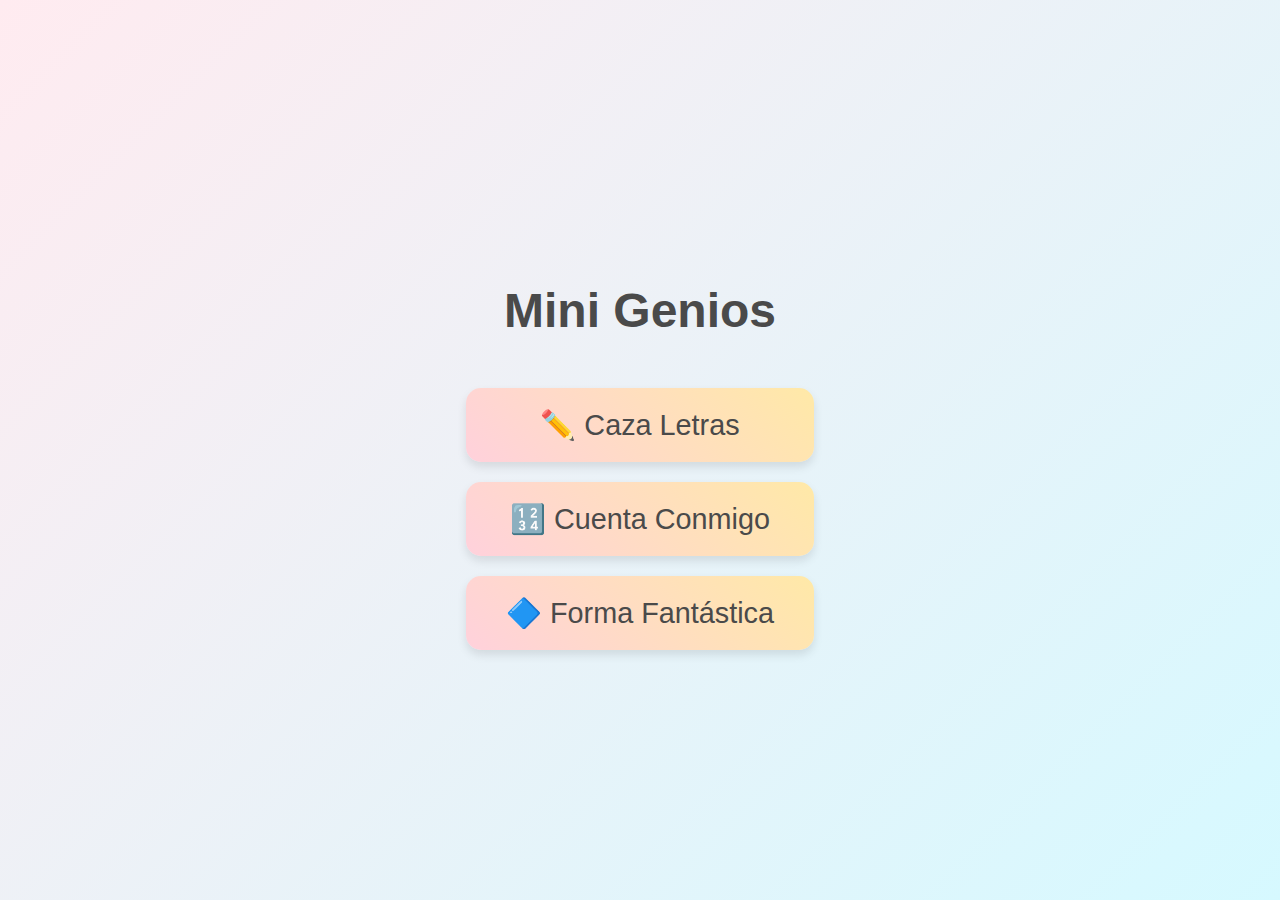
<file: index.html>
<!DOCTYPE html>
<html lang="es">
<head>
    <meta charset="UTF-8">
    <meta name="viewport" content="width=device-width, initial-scale=1.0">
    <title>Mini Genios</title>
    <link rel="stylesheet" href="style.css">
</head>
<body>
    <div class="menu">
        <h1>Mini Genios</h1>
        <div class="menu-buttons">
            <button onclick="location.href='juegos/letras.html'">
                ✏️ Caza Letras
            </button>
            <button onclick="location.href='juegos/numeros.html'">
                🔢 Cuenta Conmigo
            </button>
            <button onclick="location.href='juegos/figuras.html'">
                🔷 Forma Fantástica
            </button>
        </div>
    </div>
</body>
</html>
</file>
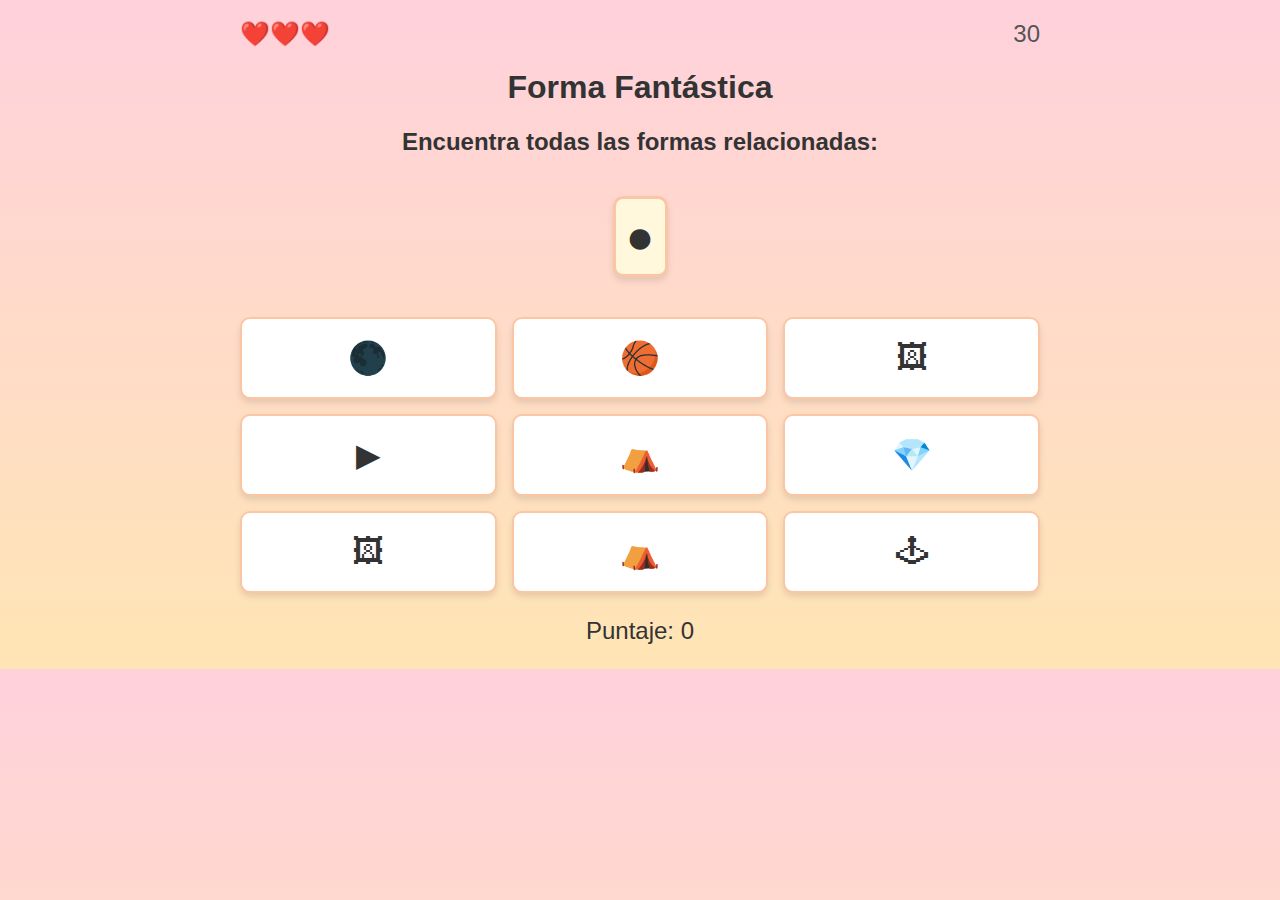
<file: juegos/figuras.html>
<!DOCTYPE html>
<html lang="en">
<head>
    <meta charset="UTF-8">
    <meta name="viewport" content="width=device-width, initial-scale=1.0">
    <title>Forma Fantástica</title>
    <link rel="stylesheet" href="../css/figuras.css">
</head>
<body>
    <div class="game-container">
        <div class="header">
            <div class="lives">❤️❤️❤️</div>
            <div id="time">30</div>
        </div>
        <h1>Forma Fantástica</h1>
        <h2>Encuentra todas las formas relacionadas:</h2>
        <div id="reference-shape" class="reference-shape"></div>
        <div id="shape-grid" class="shape-grid"></div>
        <div class="score-container">
            <p>Puntaje: <span id="score">0</span></p>
        </div>
    </div>
    <script src="../js/figuras.js" defer></script>
</body>
</html>
</file>
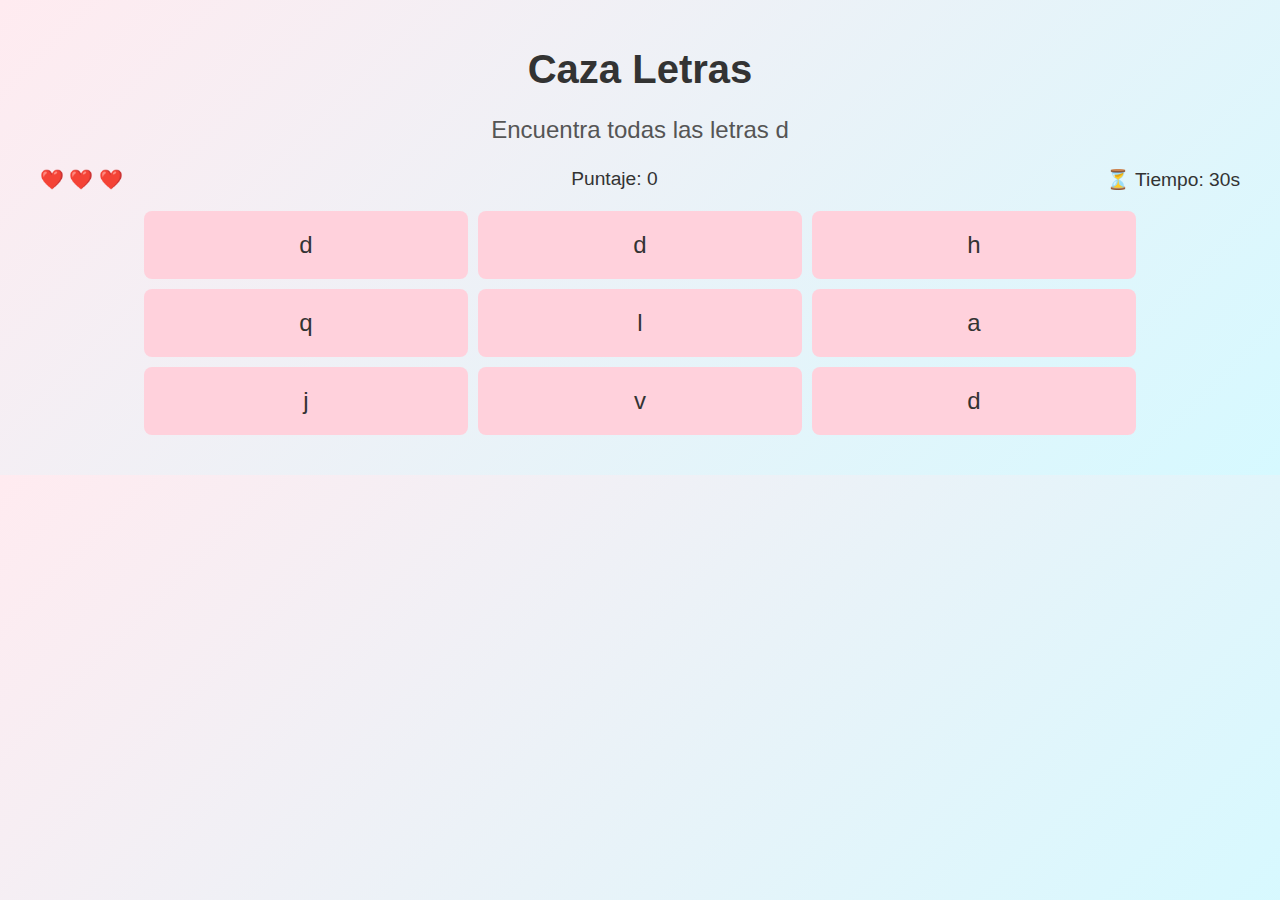
<file: juegos/letras.html>
<!DOCTYPE html>
<html lang="es">
<head>
    <meta charset="UTF-8">
    <meta name="viewport" content="width=device-width, initial-scale=1.0">
    <title>Caza Letras</title>
    <link rel="stylesheet" href="../css/letras.css">
</head>
<body>
    <div class="game-container">
        <header>
            <h1>Caza Letras</h1>
            <p>Encuentra todas las letras <span id="target-letter">a</span></p>
        </header>
        <div class="stats">
            <div class="lives">❤️ ❤️ ❤️</div>
            <div class="score">Puntaje: <span id="score">0</span></div>
            <div class="timer">⏳ Tiempo: <span id="time">30</span>s</div>
        </div>
        <div class="grid" id="letter-grid">
            <!-- Letras generadas dinámicamente -->
        </div>
    </div>
    <script src="../js/letras.js"></script>
</body>
</html>
</file>
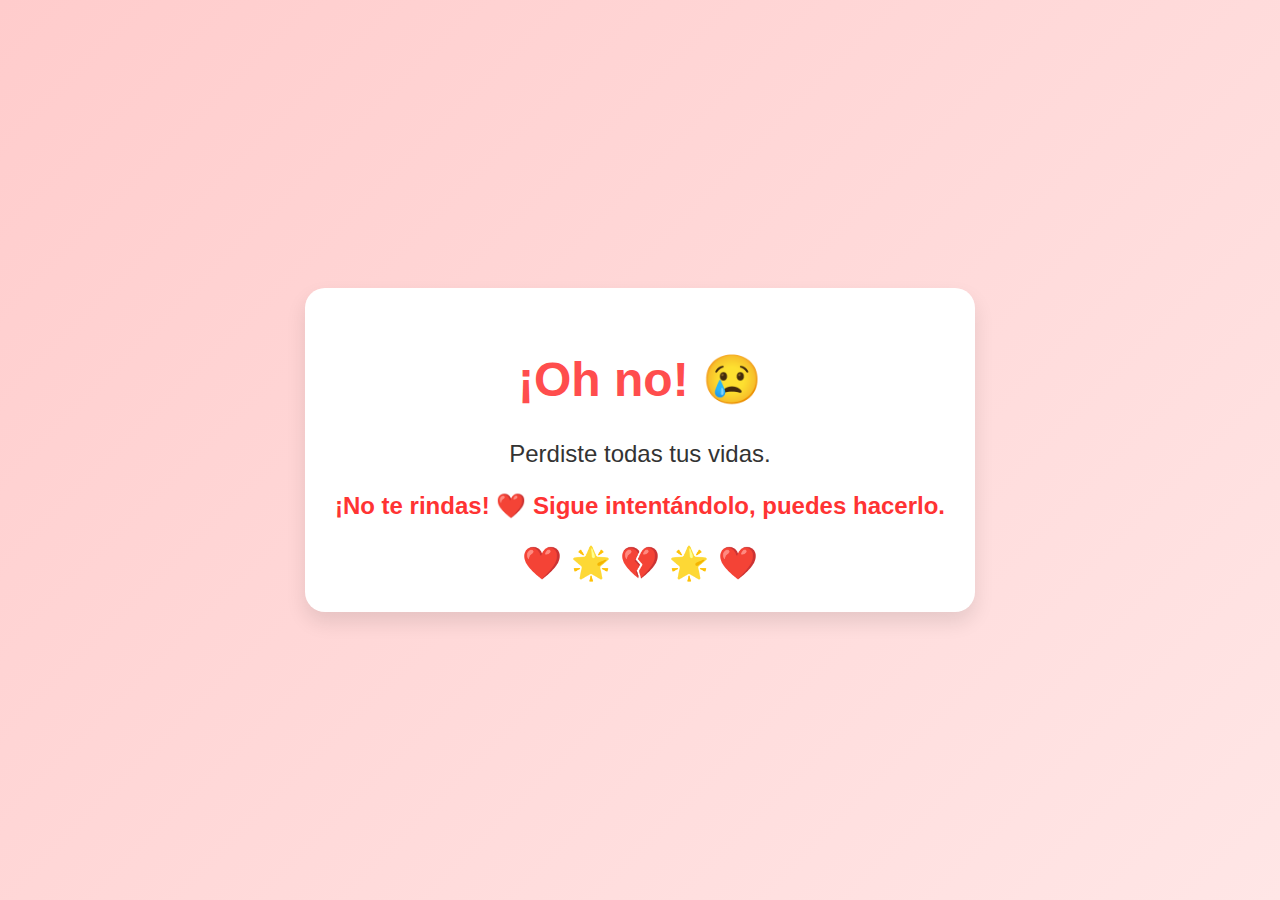
<file: juegos/lose.html>
<!DOCTYPE html>
<html lang="es">
<head>
    <meta charset="UTF-8">
    <meta name="viewport" content="width=device-width, initial-scale=1.0">
    <title>¡No te rindas!</title>
    <link rel="stylesheet" href="../css/lose.css">
</head>
<body>
    <div class="lose-container">
        <h1>¡Oh no! 😢</h1>
        <p>Perdiste todas tus vidas.</p>
        <p class="motivational">¡No te rindas! ❤️ Sigue intentándolo, puedes hacerlo.</p>
        <div class="graphics">
            ❤️ 🌟 💔 🌟 ❤️
        </div>
    </div>
    <script>
        setTimeout(() => {
            window.location.href = "../index.html";
        }, 3000);
    </script>
</body>
</html>
</file>
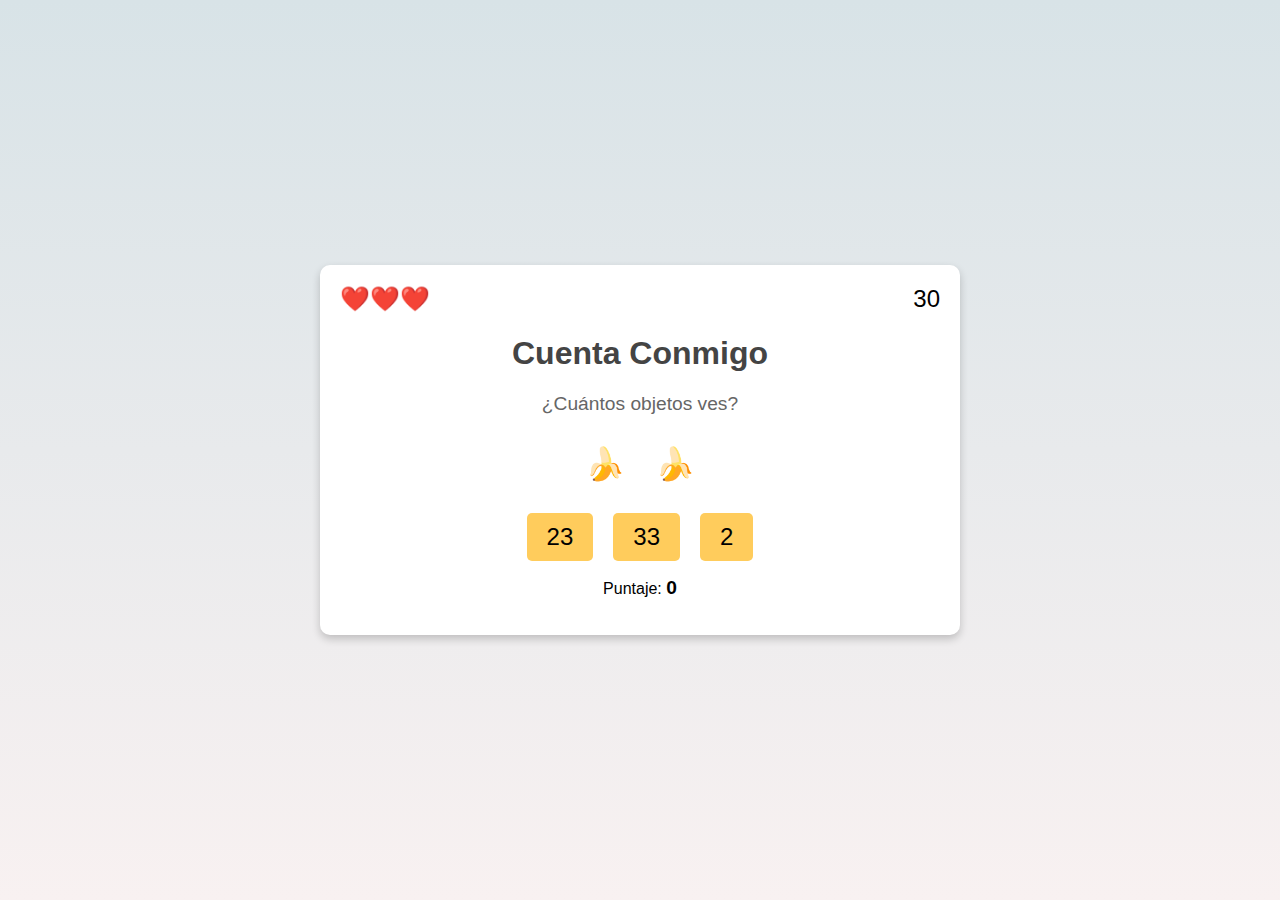
<file: juegos/numeros.html>
<!DOCTYPE html>
<html lang="es">
<head>
    <meta charset="UTF-8">
    <meta name="viewport" content="width=device-width, initial-scale=1.0">
    <title>Cuenta Conmigo</title>
    <link rel="stylesheet" href="../css/numeros.css">
</head>
<body>
    <div class="game-container">
        <div class="header">
            <div class="lives">❤️❤️❤️</div>
            <div id="time">30</div>
        </div>
        <h1>Cuenta Conmigo</h1>
        <p id="instruction">¿Cuántos objetos ves?</p>
        <div id="object-grid"></div>
        <div id="options"></div>
        <p>Puntaje: <span id="score">0</span></p>
    </div>
    <script src="../js/numeros.js"></script>
</body>
</html>
</file>
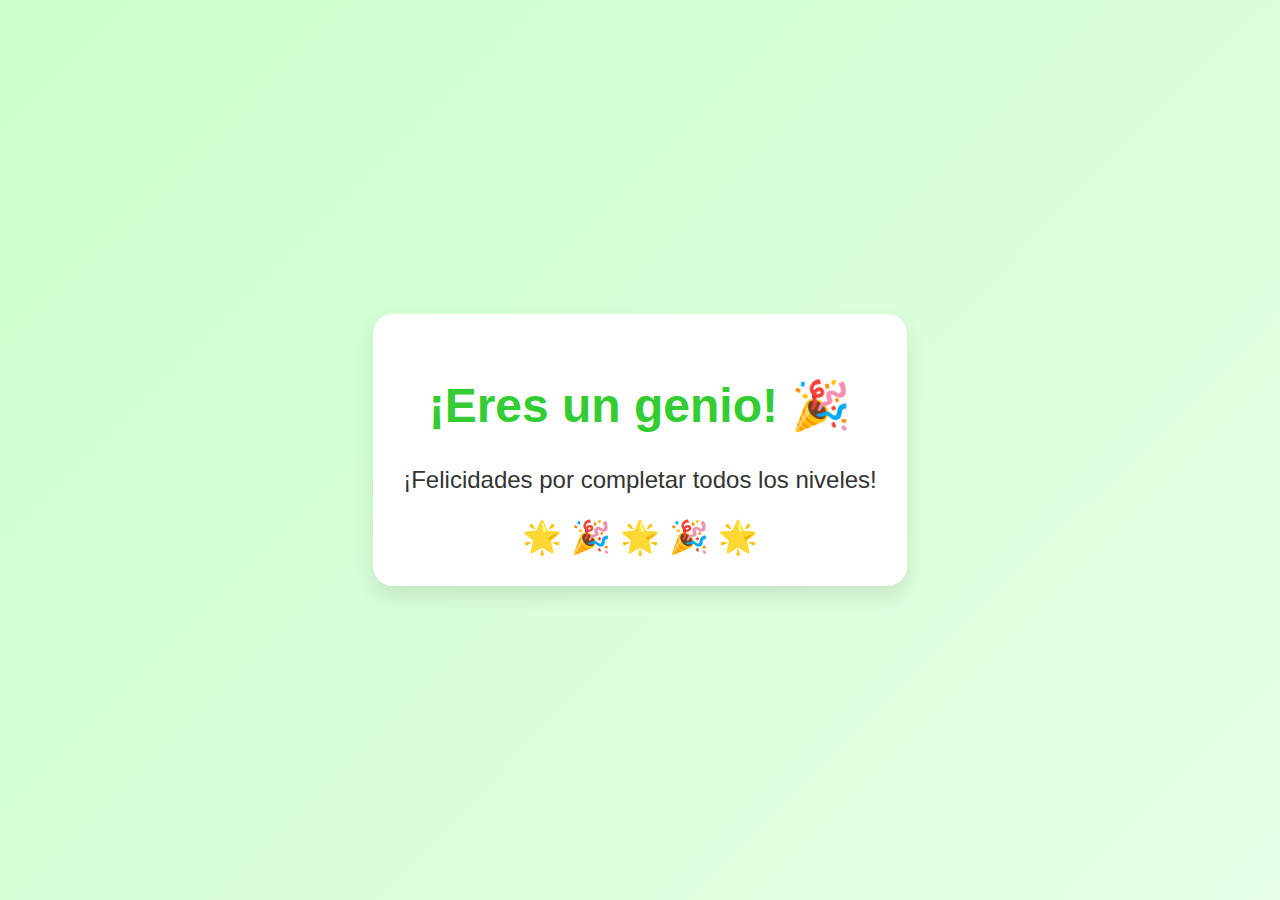
<file: juegos/win.html>
<!DOCTYPE html>
<html lang="es">
<head>
    <meta charset="UTF-8">
    <meta name="viewport" content="width=device-width, initial-scale=1.0">
    <title>¡Ganaste!</title>
    <link rel="stylesheet" href="../css/win.css">
</head>
<body>
    <div class="win-container">
        <h1>¡Eres un genio! 🎉</h1>
        <p>¡Felicidades por completar todos los niveles!</p>
        <div class="graphics">
            🌟 🎉 🌟 🎉 🌟
        </div>
    </div>
    <script>
        setTimeout(() => {
            window.location.href = "../index.html";
        }, 3000);
    </script>
</body>
</html>
</file>
<file: style.css>
/* Estilos generales */
body {
    margin: 0;
    font-family: 'Arial', sans-serif;
    background: linear-gradient(135deg, #ffebf0, #d6f9ff);
    color: #333;
    text-align: center;
}

/* Contenedor del menú */
.menu {
    display: flex;
    flex-direction: column;
    align-items: center;
    justify-content: center;
    height: 100vh;
}

h1 {
    font-size: 3rem;
    margin-bottom: 50px;
    color: #4a4a4a;
    animation: bounce 2s infinite;
}

/* Botones del menú */
.menu-buttons {
    display: flex;
    flex-direction: column;
    gap: 20px;
}

.menu-buttons button {
    background: linear-gradient(45deg, #ffd1dc, #ffe9a7);
    border: none;
    padding: 20px 40px;
    font-size: 1.8rem;
    color: #4a4a4a;
    border-radius: 15px;
    cursor: pointer;
    transition: transform 0.3s, box-shadow 0.3s, background 0.3s;
    box-shadow: 0 5px 10px rgba(0, 0, 0, 0.1);
}

.menu-buttons button:hover {
    transform: scale(1.1);
    box-shadow: 0 8px 15px rgba(0, 0, 0, 0.2);
    background: linear-gradient(45deg, #ffe9a7, #ffd1dc);
}

/* Animación del título */
@keyframes bounce {
    0%, 100% {
        transform: translateY(0);
    }
    50% {
        transform: translateY(-10px);
    }
}
</file>
<file: css/figuras.css>
body {
    font-family: 'Arial', sans-serif;
    background: linear-gradient(to bottom, #ffd1dc, #ffe5b4);
    color: #333;
    text-align: center;
    margin: 0;
    padding: 0;
}

.game-container {
    margin: 20px auto;
    max-width: 800px;
}

.header {
    display: flex;
    justify-content: space-between;
    margin-bottom: 20px;
    font-size: 1.5rem;
}

.reference-shape {
    font-size: 3rem;
    font-weight: bold;
    margin: 20px auto;
    padding: 10px;
    background: #fff8dc;
    border: 3px solid #fbc6a4;
    border-radius: 10px;
    display: inline-block;
    box-shadow: 0 4px 6px rgba(0, 0, 0, 0.1);
}

.shape-grid {
    display: grid;
    gap: 15px;
    justify-content: center;
    margin: 20px auto;
}

.shape {
    font-size: 2rem;
    padding: 20px;
    text-align: center;
    background: #ffffff;
    border: 2px solid #fbc6a4;
    border-radius: 10px;
    cursor: pointer;
    transition: transform 0.2s, background 0.3s;
    box-shadow: 0 4px 6px rgba(0, 0, 0, 0.1);
}

.shape:hover {
    transform: scale(1.2);
    background: #ffe5b4;
}

.score-container {
    margin-top: 20px;
    font-size: 1.5rem;
}

.lives {
    font-size: 1.5rem;
}

#time {
    font-size: 1.5rem;
    color: #555;
}
</file>
<file: css/letras.css>
body {
    margin: 0;
    font-family: 'Arial', sans-serif;
    background: linear-gradient(135deg, #ffebf0, #d6f9ff);
    color: #333;
    text-align: center;
}

.game-container {
    padding: 20px;
}

header h1 {
    font-size: 2.5rem;
    margin-bottom: 10px;
}

header p {
    font-size: 1.5rem;
    color: #555;
}

.stats {
    display: flex;
    justify-content: space-between;
    margin: 20px;
    font-size: 1.2rem;
}

.lives {
    color: red;
}

.timer {
    color: #333;
}

.grid {
    display: grid;
    grid-template-columns: repeat(5, 1fr);
    gap: 10px;
    margin: 20px auto;
    width: 80%;
}

.grid div {
    background: #ffd1dc;
    color: #333;
    font-size: 1.5rem;
    padding: 20px;
    border-radius: 8px;
    display: flex;
    justify-content: center;
    align-items: center;
    cursor: pointer;
    transition: transform 0.2s, background-color 0.3s;
}

.grid div:hover {
    transform: scale(1.1);
    background: #ff9aa2;
}

.grid div.correct {
    background: #a7f3a1;
    color: #fff;
}

.grid div.incorrect {
    background: #f3a1a1;
    color: #fff;
}
</file>
<file: css/lose.css>
body {
    margin: 0;
    font-family: 'Arial', sans-serif;
    background: linear-gradient(135deg, #ffcccc, #ffe6e6);
    display: flex;
    justify-content: center;
    align-items: center;
    height: 100vh;
}

.lose-container {
    text-align: center;
    background: #ffffff;
    border-radius: 20px;
    padding: 30px;
    box-shadow: 0 10px 20px rgba(0, 0, 0, 0.1);
    animation: pop 1s ease-out;
}

h1 {
    font-size: 3rem;
    color: #ff4d4d;
}

p {
    font-size: 1.5rem;
    color: #333;
}

.motivational {
    color: #ff3333;
    font-weight: bold;
}

.graphics {
    font-size: 2rem;
    margin-top: 20px;
    animation: float 2s infinite ease-in-out;
}

@keyframes pop {
    0% {
        transform: scale(0.5);
        opacity: 0;
    }
    100% {
        transform: scale(1);
        opacity: 1;
    }
}

@keyframes float {
    0%, 100% {
        transform: translateY(0);
    }
    50% {
        transform: translateY(-10px);
    }
}
</file>
<file: css/numeros.css>
body {
    font-family: Arial, sans-serif;
    background: linear-gradient(to bottom, #d8e3e7, #f8f1f1);
    margin: 0;
    padding: 0;
    display: flex;
    justify-content: center;
    align-items: center;
    height: 100vh;
}

.game-container {
    text-align: center;
    max-width: 600px;
    width: 90%;
    background-color: white;
    padding: 20px;
    border-radius: 10px;
    box-shadow: 0 4px 8px rgba(0, 0, 0, 0.2);
}

.header {
    display: flex;
    justify-content: space-between;
    font-size: 1.5rem;
    margin-bottom: 10px;
}

h1 {
    font-size: 2rem;
    color: #444;
}

#instruction {
    font-size: 1.2rem;
    color: #666;
}

#object-grid {
    display: flex;
    justify-content: center;
    flex-wrap: wrap;
    gap: 10px;
    margin: 20px 0;
}

#object-grid div {
    font-size: 2rem;
    padding: 10px;
}

#options {
    display: flex;
    justify-content: center;
    gap: 20px;
}

#options button {
    font-size: 1.5rem;
    padding: 10px 20px;
    background-color: #ffcc5c;
    border: none;
    border-radius: 5px;
    cursor: pointer;
    transition: background-color 0.3s;
}

#options button:hover {
    background-color: #ffa931;
}

#score {
    font-weight: bold;
    font-size: 1.2rem;
}
</file>
<file: css/win.css>
body {
    margin: 0;
    font-family: 'Arial', sans-serif;
    background: linear-gradient(135deg, #ccffcc, #e6ffe6);
    display: flex;
    justify-content: center;
    align-items: center;
    height: 100vh;
}

.win-container {
    text-align: center;
    background: #ffffff;
    border-radius: 20px;
    padding: 30px;
    box-shadow: 0 10px 20px rgba(0, 0, 0, 0.1);
    animation: pop 1s ease-out;
}

h1 {
    font-size: 3rem;
    color: #33cc33;
}

p {
    font-size: 1.5rem;
    color: #333;
}

.graphics {
    font-size: 2rem;
    margin-top: 20px;
    animation: float 2s infinite ease-in-out;
}
</file>
